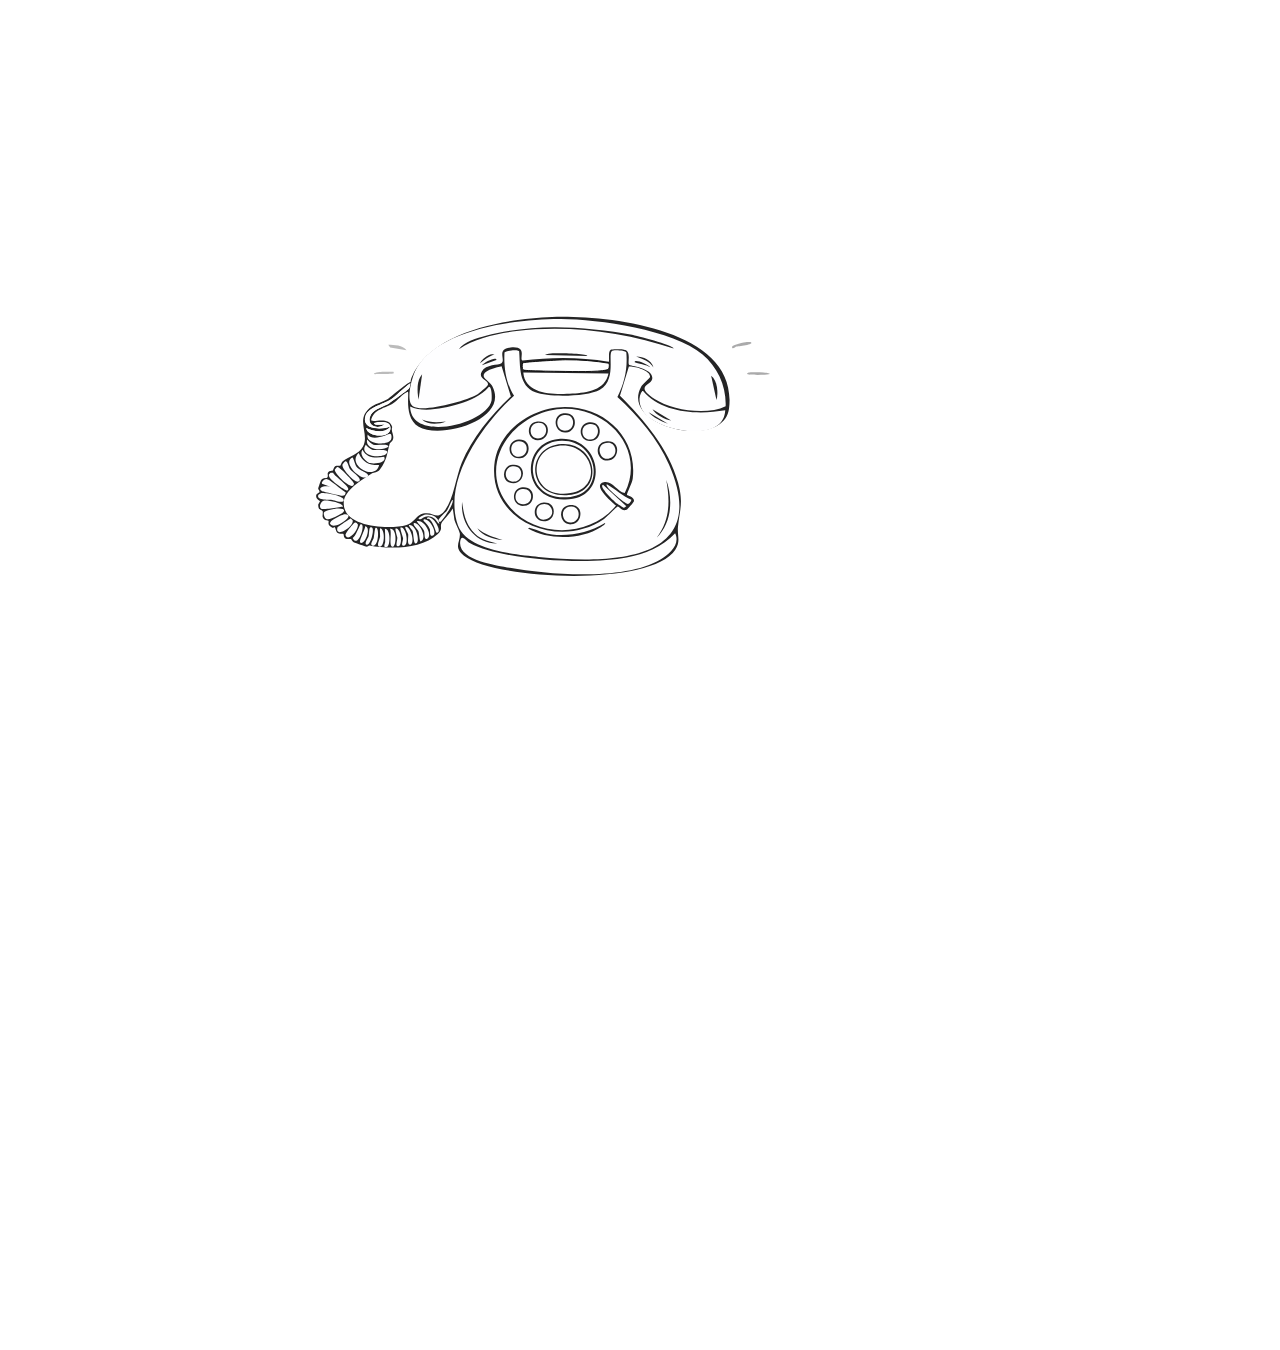
<file: index.html>
<!DOCTYPE html>
<html lang="en">
<head>
  <meta charset="UTF-8" />
  <meta name="viewport" content="width=device-width, initial-scale=1.0" />
  <title>Homepage</title>
  <link rel="stylesheet" href="style.css" />
  <style>
    body {
      opacity: 0;
      transition: opacity 0.4s ease-in;
    }
    body.loaded {
      opacity: 1;
    }
    body::after {
      content: '';
      display: block;
      height: 150vh; /* extra scroll space */
    }
    .container {
      display: flex;
      justify-content: center;
      align-items: center;
      height: 100vh;
      width: 100vw;
      position: fixed;
      top: 0;
      left: 0;
      z-index: 1;
    }
    .responsive-img {
      max-width: 100vw;
      max-height: 100vh;
      width: auto;
      height: auto;
      display: block;
      margin: auto;
      transform: translateX(-2%);
      transition: opacity 0.6s ease-in-out;
      cursor: pointer;
    }
    
    .phone-transition {
      transition: opacity 0.6s ease-in-out;
    }
  </style>
</head>
<body>
  <div class="container">
    <img src="SVG/Artboard 1 phoneRing.svg" alt="Phone Illustration" class="responsive-img" id="phoneImage" />
  </div>

  <script>
    let startY = null;
    let redirected = false;

    function fadeAndRedirect() {
      if (phoneAnswered) return; // Don't redirect while phone is being answered
      redirected = true;
      document.body.style.transition = 'opacity 0.4s';
      document.body.style.opacity = '0';
      setTimeout(() => {
        window.location.href = "rotary.html";
      }, 400);
    }

    let phoneAnswered = false;

    function answerPhone() {
      if (phoneAnswered) return;
      phoneAnswered = true;
      
      const phoneImage = document.getElementById('phoneImage');
      phoneImage.classList.add('phone-transition');
      phoneImage.style.opacity = '0';
      
      setTimeout(() => {
        phoneImage.src = 'SVG/Artboard 2 phoneAnswer.svg';
        phoneImage.alt = 'Phone Answered';
        phoneImage.style.opacity = '1';
        
        // After showing answered phone, allow navigation again
        setTimeout(() => {
          phoneAnswered = false;
        }, 2000);
      }, 300);
    }

    window.addEventListener("DOMContentLoaded", () => {
      document.body.classList.add("loaded");
      
      // Debug: Check if image loads
      const phoneImage = document.getElementById('phoneImage');
      console.log('Phone image element:', phoneImage);
      
      phoneImage.onload = function() {
        console.log('Phone image loaded successfully');
      };
      
      phoneImage.onerror = function() {
        console.error('Failed to load phone image');
      };
      
      // Add click handler to the phone
      phoneImage.addEventListener('click', answerPhone);
      phoneImage.addEventListener('touchend', function(e) {
        e.preventDefault();
        answerPhone();
      });
    });

    window.addEventListener("pageshow", function (event) {
      if (event.persisted) {
        document.body.classList.remove("loaded");
        void document.body.offsetWidth;
        document.body.classList.add("loaded");
        window.scrollTo(0, 0);
      }
    });

    window.addEventListener("touchstart", function (e) {
      startY = e.touches[0].clientY;
    });

    window.addEventListener("touchmove", function (e) {
      if (startY === null || redirected) return;
      const deltaY = startY - e.touches[0].clientY;
      if (deltaY > 50) {
        fadeAndRedirect();
      }
    });

    window.addEventListener("scroll", function () {
      if (!redirected && window.scrollY > 100) {
        fadeAndRedirect();
      }
    });
  </script>
</body>
</html>
</file>
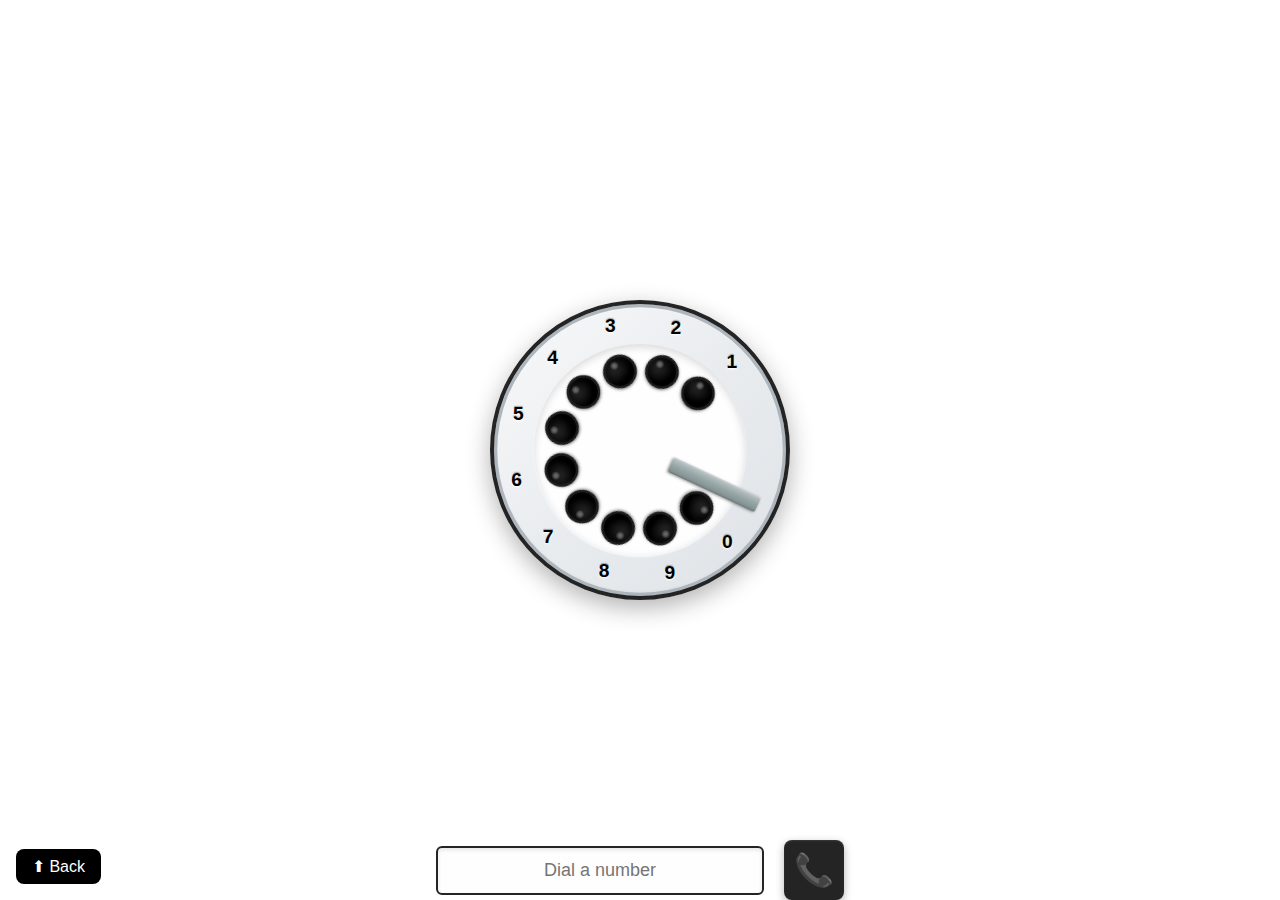
<file: rotary.html>
<!DOCTYPE html>
<html lang="en">
<head>
  <meta charset="UTF-8" />
  <meta name="viewport" content="width=device-width, initial-scale=1.0" />
  <title>Rotary Dial</title>

  <link rel="stylesheet" href="styles/rotary.css" />
  <link rel="stylesheet" href="styles/demo.css" />
  <style>
    body {
      margin: 0;
      opacity: 0;
      transition: opacity 0.4s ease-in;
    }
    body.loaded {
      opacity: 1;
    }
    .scroll-buffer {
      height: 150vh; /* Scroll buffer for touch up */
    }
    button.back-home {
      position: fixed;
      bottom: 1rem;
      left: 1rem;
      padding: 0.5rem 1rem;
      background: #000;
      color: #fff;
      border: none;
      border-radius: 0.5rem;
      font-size: 1rem;
      z-index: 999;
      cursor: pointer;
    }
  </style>
</head>
<body class="nojs">
  <!-- Fake scroll space at top -->
  <div class="scroll-buffer"></div>

  <!-- Rotary phone dial -->
  <div id="demo">
    <div class="rotary">
      <div class="numbers">
        <div class="number"></div><div class="number"></div><div class="number"></div><div class="number"></div><div class="number"></div>
        <div class="number"></div><div class="number"></div><div class="number"></div><div class="number"></div><div class="number"></div>
      </div>
      <div class="dial">
        <div class="hole-wrapper"><div class="hole"></div></div><div class="hole-wrapper"><div class="hole"></div></div>
        <div class="hole-wrapper"><div class="hole"></div></div><div class="hole-wrapper"><div class="hole"></div></div>
        <div class="hole-wrapper"><div class="hole"></div></div><div class="hole-wrapper"><div class="hole"></div></div>
        <div class="hole-wrapper"><div class="hole"></div></div><div class="hole-wrapper"><div class="hole"></div></div>
        <div class="hole-wrapper"><div class="hole"></div></div><div class="hole-wrapper"><div class="hole"></div></div>
      </div>
      <div class="guard"></div>
    </div>
  </div>

  <div class="controls">
    <input type="tel" id="input" maxlength="50" data-rotary="#demo" placeholder="Dial a number" readonly>
    <a id="call" title="Call" style="font-size: 2rem; text-decoration: none; cursor: pointer;">📞</a>
  </div>

  <button class="back-home" onclick="fadeAndReturnHome()">⬆ Back</button>

  <script src="scripts/zepto.custom.js"></script>
  <script src="scripts/rotary.js"></script>

  <script>
    window.addEventListener("DOMContentLoaded", () => {
      document.body.classList.add("loaded");
    });

    let returning = false;
    let pageLoadTime = Date.now();

    function fadeAndReturnHome() {
      if (returning || Date.now() - pageLoadTime < 1000) return;
      returning = true;
      document.body.style.transition = 'opacity 0.4s ease-out';
      document.body.style.opacity = '0';
      setTimeout(() => {
        window.location.href = "index.html";
      }, 400);
    }

    document.getElementById("call").addEventListener("click", function () {
      const input = document.getElementById("input");
      const targetPage = input.getAttribute('data-page');

      if (targetPage) {
        document.body.style.opacity = '0';
        setTimeout(() => {
          window.location.href = targetPage;
        }, 400);
      } else {
        alert("Please dial a number first.");
      }
    });

    // Allow swipe-up to return home too
    let lastY = window.scrollY;
    window.addEventListener("scroll", () => {
      const currentY = window.scrollY;
      const scrolledUp = currentY < lastY;

      if (scrolledUp && currentY < 20 && lastY > 30) {
        fadeAndReturnHome();
      }

      lastY = currentY;
    });

    let touchStartY = null;
    window.addEventListener("touchstart", (e) => {
      touchStartY = e.touches[0].clientY;
    });

    window.addEventListener("touchmove", (e) => {
      if (touchStartY === null || returning) return;
      const deltaY = e.touches[0].clientY - touchStartY;
      if (deltaY > 60 && window.scrollY < 20) {
        fadeAndReturnHome();
      }
    });
  </script>
</body>
</html>
</file>
<file: styles/rotary.css>
.rotary {
  box-sizing: border-box;
  position: relative;
  display: inline-block;
  width: 300px;
  height: 300px;
  background: linear-gradient(135deg, #f8f9fa 0%, #e9ecef 50%, #dee2e6 100%);
  border: 0.3em solid #242425;
  border-radius: 50%;
  font-family: "Gill Sans", "Gill Sans MT", Calibri, sans-serif;
  font-weight: bold;
  user-select: none;
  box-shadow: 
    0 8px 25px rgba(0, 0, 0, 0.3),
    inset 0 0 0 0.2em #adb5bd,
    inset 0 2px 4px rgba(255, 255, 255, 0.8),
    inset 0 -2px 4px rgba(0, 0, 0, 0.1);
}
.rotary .dial {
  box-sizing: border-box;
  position: absolute;
  left: 2.5em;
  top: 2.5em;
  display: inline-block;
  width: calc(100% - 5em);
  height: calc(100% - 5em);
  background-color: #fefeff;
  border-radius: 50%;
  box-shadow: inset 0 3px 8px rgba(0, 0, 0, 0.15), 0 1px 2px rgba(255, 255, 255, 0.8);
}
.rotary .dial.smooth {
  transition: all 1s ease;
}
.rotary .guard {
  position: absolute;
  left: calc(50% - 0.5em);
  width: 1em;
  height: 100%;
  transform: rotate(115deg);
}
.rotary .guard:before {
  content: "";
  position: absolute;
  top: 1em;
  left: 0;
  width: 1em;
  height: 6em;
  background: linear-gradient(90deg, #bdc3c7 0%, #95a5a6 50%, #7f8c8d 100%);
  box-shadow: 
    1px 1px 3px rgba(0, 0, 0, 0.4),
    inset 1px 0 2px rgba(255, 255, 255, 0.3),
    inset -1px 0 2px rgba(0, 0, 0, 0.2);
  border-radius: 2px;
}
.rotary .number {
  position: absolute;
  left: calc(50% - 1em);
  display: inline-block;
  width: 2em;
  height: 100%;
  text-align: center;
}
.rotary .number:before {
  display: inline-block;
  width: 2em;
  height: 2em;
  border-radius: 50%;
  line-height: 2em;
  color: #000000;
  font-weight: 900;
  text-shadow: 
    0 1px 3px rgba(255, 255, 255, 1),
    0 0 2px rgba(255, 255, 255, 0.8),
    0 -1px 1px rgba(0, 0, 0, 0.5);
  z-index: 10;
  position: relative;
  font-size: 1.2em;
}
.rotary .hole {
  display: inline-block;
  width: 2em;
  height: 2em;
  border-radius: 50%;
  background: 
    radial-gradient(circle at 30% 30%, #333333 0%, #1a1a1a 30%, #000000 60%, #111111 100%);
  color: #fefeff;
  position: relative;
  box-shadow: 
    inset 0 0 0 0.1em #2a2a2a,
    inset 0 6px 12px rgba(0, 0, 0, 0.9),
    inset 0 -3px 6px rgba(0, 0, 0, 0.7),
    inset 2px 2px 4px rgba(255, 255, 255, 0.1),
    0 1px 3px rgba(0, 0, 0, 0.5);
  border: 1px solid #1a1a1a;
  transform: translateZ(0);
}

.rotary .hole::before {
  content: '';
  position: absolute;
  top: 15%;
  left: 25%;
  width: 25%;
  height: 25%;
  background: 
    radial-gradient(ellipse at center, 
      rgba(255, 255, 255, 0.4) 0%, 
      rgba(255, 255, 255, 0.2) 50%, 
      transparent 80%);
  border-radius: 50%;
  pointer-events: none;
}

.rotary .hole::after {
  content: '';
  position: absolute;
  top: 0;
  left: 0;
  right: 0;
  bottom: 0;
  border-radius: 50%;
  background: 
    radial-gradient(circle at center,
      transparent 0%,
      transparent 60%,
      rgba(0, 0, 0, 0.3) 70%,
      rgba(0, 0, 0, 0.6) 85%,
      rgba(0, 0, 0, 0.8) 100%);
  pointer-events: none;
}
.rotary .number:nth-child(1) {
  transform: rotate(45deg);
}
.rotary .number:nth-child(1):before {
  content: "1";
  transform: rotate(-45deg);
}
.rotary .number:nth-child(2) {
  transform: rotate(15deg);
}
.rotary .number:nth-child(2):before {
  content: "2";
  transform: rotate(-15deg);
}
.rotary .number:nth-child(3) {
  transform: rotate(-15deg);
}
.rotary .number:nth-child(3):before {
  content: "3";
  transform: rotate(15deg);
}
.rotary .number:nth-child(4) {
  transform: rotate(-45deg);
}
.rotary .number:nth-child(4):before {
  content: "4";
  transform: rotate(45deg);
}
.rotary .number:nth-child(5) {
  transform: rotate(-75deg);
}
.rotary .number:nth-child(5):before {
  content: "5";
  transform: rotate(75deg);
}
.rotary .number:nth-child(6) {
  transform: rotate(-105deg);
}
.rotary .number:nth-child(6):before {
  content: "6";
  transform: rotate(105deg);
}
.rotary .number:nth-child(7) {
  transform: rotate(-135deg);
}
.rotary .number:nth-child(7):before {
  content: "7";
  transform: rotate(135deg);
}
.rotary .number:nth-child(8) {
  transform: rotate(-165deg);
}
.rotary .number:nth-child(8):before {
  content: "8";
  transform: rotate(165deg);
}
.rotary .number:nth-child(9) {
  transform: rotate(-195deg);
}
.rotary .number:nth-child(9):before {
  content: "9";
  transform: rotate(195deg);
}
.rotary .number:nth-child(10) {
  transform: rotate(-225deg);
}
.rotary .number:nth-child(10):before {
  content: "0";
  transform: rotate(225deg);
}
.rotary .hole-wrapper {
  position: absolute;
  left: calc(50% - 1em);
  top: 0.5em;
  width: 2em;
  height: calc(50% - 0.5em);
  transform-origin: 50% 100%;
  cursor: pointer;
}
.rotary .hole-wrapper:nth-child(1) {
  transform: rotate(45deg);
}
.rotary .hole-wrapper:nth-child(2) {
  transform: rotate(15deg);
}
.rotary .hole-wrapper:nth-child(3) {
  transform: rotate(-15deg);
}
.rotary .hole-wrapper:nth-child(4) {
  transform: rotate(-45deg);
}
.rotary .hole-wrapper:nth-child(5) {
  transform: rotate(-75deg);
}
.rotary .hole-wrapper:nth-child(6) {
  transform: rotate(-105deg);
}
.rotary .hole-wrapper:nth-child(7) {
  transform: rotate(-135deg);
}
.rotary .hole-wrapper:nth-child(8) {
  transform: rotate(-165deg);
}
.rotary .hole-wrapper:nth-child(9) {
  transform: rotate(-195deg);
}
.rotary .hole-wrapper:nth-child(10) {
  transform: rotate(-225deg);
}
</file>
<file: styles/demo.css>
html,
body {
  width: 100%;
  height: 100vh;
  margin: 0;
  display: -ms-flexbox;
  display: flex;
  -ms-flex-direction: column;
  flex-direction: column;
  flex-pack: center;
  justify-content: center;
  flex-align: center;
  align-items: center;
  background-color: #ffffff;
  overflow: hidden;
}

#demo {
  display: flex;
  justify-content: center;
  align-items: center;
  flex-direction: column;
  position: absolute;
  top: 50%;
  left: 50%;
  transform: translate(-50%, -50%);
  gap: min(2rem, 4vh);
}

input {
  flex: 1;
  min-width: 0;
  max-width: 300px;
  border: 2px solid #242425;
  font-size: clamp(14px, 2.5vw, 18px);
  text-align: center;
  background-color: #fefeff;
  border-radius: 6px;
  padding: clamp(6px, 1.5vw, 12px);
  box-shadow: inset 0 2px 4px rgba(0, 0, 0, 0.1);
  transition: all 0.2s ease;
}

.controls {
  display: flex;
  justify-content: center;
  align-items: center;
  gap: clamp(0.75rem, 2vw, 1.25rem);
  margin-top: 0;
  width: 100%;
  max-width: min(90vw, 500px);
}

#call {
  box-sizing: border-box;
  display: flex;
  justify-content: center;
  align-items: center;
  height: clamp(45px, 8vw, 60px);
  width: clamp(45px, 8vw, 60px);
  min-width: 45px;
  padding: 0;
  background-color: #242425;
  font-size: clamp(1.5rem, 4vw, 2.5rem);
  color: #fefeff;
  text-decoration: none;
  transition: all 0.3s ease;
  box-shadow: 0 3px 8px rgba(0, 0, 0, 0.3), inset 0 1px 2px rgba(255, 255, 255, 0.1);
  border-radius: 8px;
  cursor: pointer;
}

#call:hover {
  background-color: #333333;
  transform: translateY(-1px);
  box-shadow: 0 4px 12px rgba(0, 0, 0, 0.4), inset 0 1px 2px rgba(255, 255, 255, 0.2);
}

#call:active {
  transform: translateY(0);
  box-shadow: 0 2px 6px rgba(0, 0, 0, 0.3), inset 0 1px 2px rgba(255, 255, 255, 0.1);
}

#call[href] {
  background-color: #27ae60;
  box-shadow: 0 3px 8px rgba(0, 0, 0, 0.3), inset 0 1px 2px rgba(255, 255, 255, 0.2);
}

@media (max-width: 768px) {
  #demo {
    gap: min(1.5rem, 3vh);
  }
  
  .controls {
    gap: clamp(0.5rem, 3vw, 1rem);
    max-width: 95vw;
  }
}

@media (max-width: 480px) {
  #demo {
    gap: min(1rem, 2vh);
  }
  
  input {
    max-width: 250px;
  }
}

.nojs .dial {
  animation: dial 30s 2s infinite;
}

@keyframes dial {
  0% {transform: rotate(0deg);}
  12% {transform: rotate(270deg);}
  15% {transform: rotate(0deg);}
  24% {transform: rotate(210deg);}
  27% {transform: rotate(0deg);}
  36% {transform: rotate(238deg);}
  39% {transform: rotate(0deg);}
  48% {transform: rotate(180deg);}
  51% {transform: rotate(0deg);}
  60% {transform: rotate(120deg);}
  63% {transform: rotate(0deg);}
  72% {transform: rotate(331deg);}
  75% {transform: rotate(0deg);}
  88% {transform: rotate(298deg);}
  91% {transform: rotate(0deg);}
}

.nojs .hole-wrapper:nth-child(8) .hole {
  animation: n8 30s 2s infinite;
}

.nojs .hole-wrapper:nth-child(6) .hole {
  animation: n6 30s 2s infinite;
}

.nojs .hole-wrapper:nth-child(7) .hole {
  animation: n7 30s 2s infinite;
}

.nojs .hole-wrapper:nth-child(5) .hole {
  animation: n5 30s 2s infinite;
}

.nojs .hole-wrapper:nth-child(3) .hole {
  animation: n3 30s 2s infinite;
}

.nojs .hole-wrapper:nth-child(10) .hole {
  animation: n0 30s 2s infinite;
}

.nojs .hole-wrapper:nth-child(9) .hole {
  animation: n9 30s 2s infinite;
}

@keyframes n8 {
  1% {background-color: #2c3e50;}
  2% {background-color: #3498db;}
  12% {background-color: #3498db;}
  13% {background-color: #2c3e50;}
}

@keyframes n6 {
  15% {background-color: #2c3e50;}
  16% {background-color: #3498db;}
  24% {background-color: #3498db;}
  25% {background-color: #2c3e50;}
}

@keyframes n7 {
  27% {background-color: #2c3e50;}
  28% {background-color: #3498db;}
  36% {background-color: #3498db;}
  37% {background-color: #2c3e50;}
}

@keyframes n5 {
  39% {background-color: #2c3e50;}
  40% {background-color: #3498db;}
  48% {background-color: #3498db;}
  49% {background-color: #2c3e50;}
}

@keyframes n3 {
  51% {background-color: #2c3e50;}
  52% {background-color: #3498db;}
  60% {background-color: #3498db;}
  61% {background-color: #2c3e50;}
}

@keyframes n0 {
  63% {background-color: #2c3e50;}
  64% {background-color: #3498db;}
  72% {background-color: #3498db;}
  73% {background-color: #2c3e50;}
}

@keyframes n9 {
  75% {background-color: #2c3e50;}
  76% {background-color: #3498db;}
  88% {background-color: #3498db;}
  89% {background-color: #2c3e50;}
}
</file>
<file: style.css>
/* Reset */
* {
  margin: 0;
  padding: 0;
  box-sizing: border-box;
}

body {
  font-family: Arial, sans-serif;
  background-color: #ffffff; /* exact white */
  display: flex;
  justify-content: center;
  align-items: center;
  min-height: 100vh;
}

.container {
  max-width: 90%;
  width: 100%;
  text-align: center;
}

.responsive-img {
  width: 100%;
  max-width: 500px;
  height: auto;
}

body::after {
  content: '';
  display: block;
  height: 150vh; /* makes page tall enough to swipe */
}
</file>
